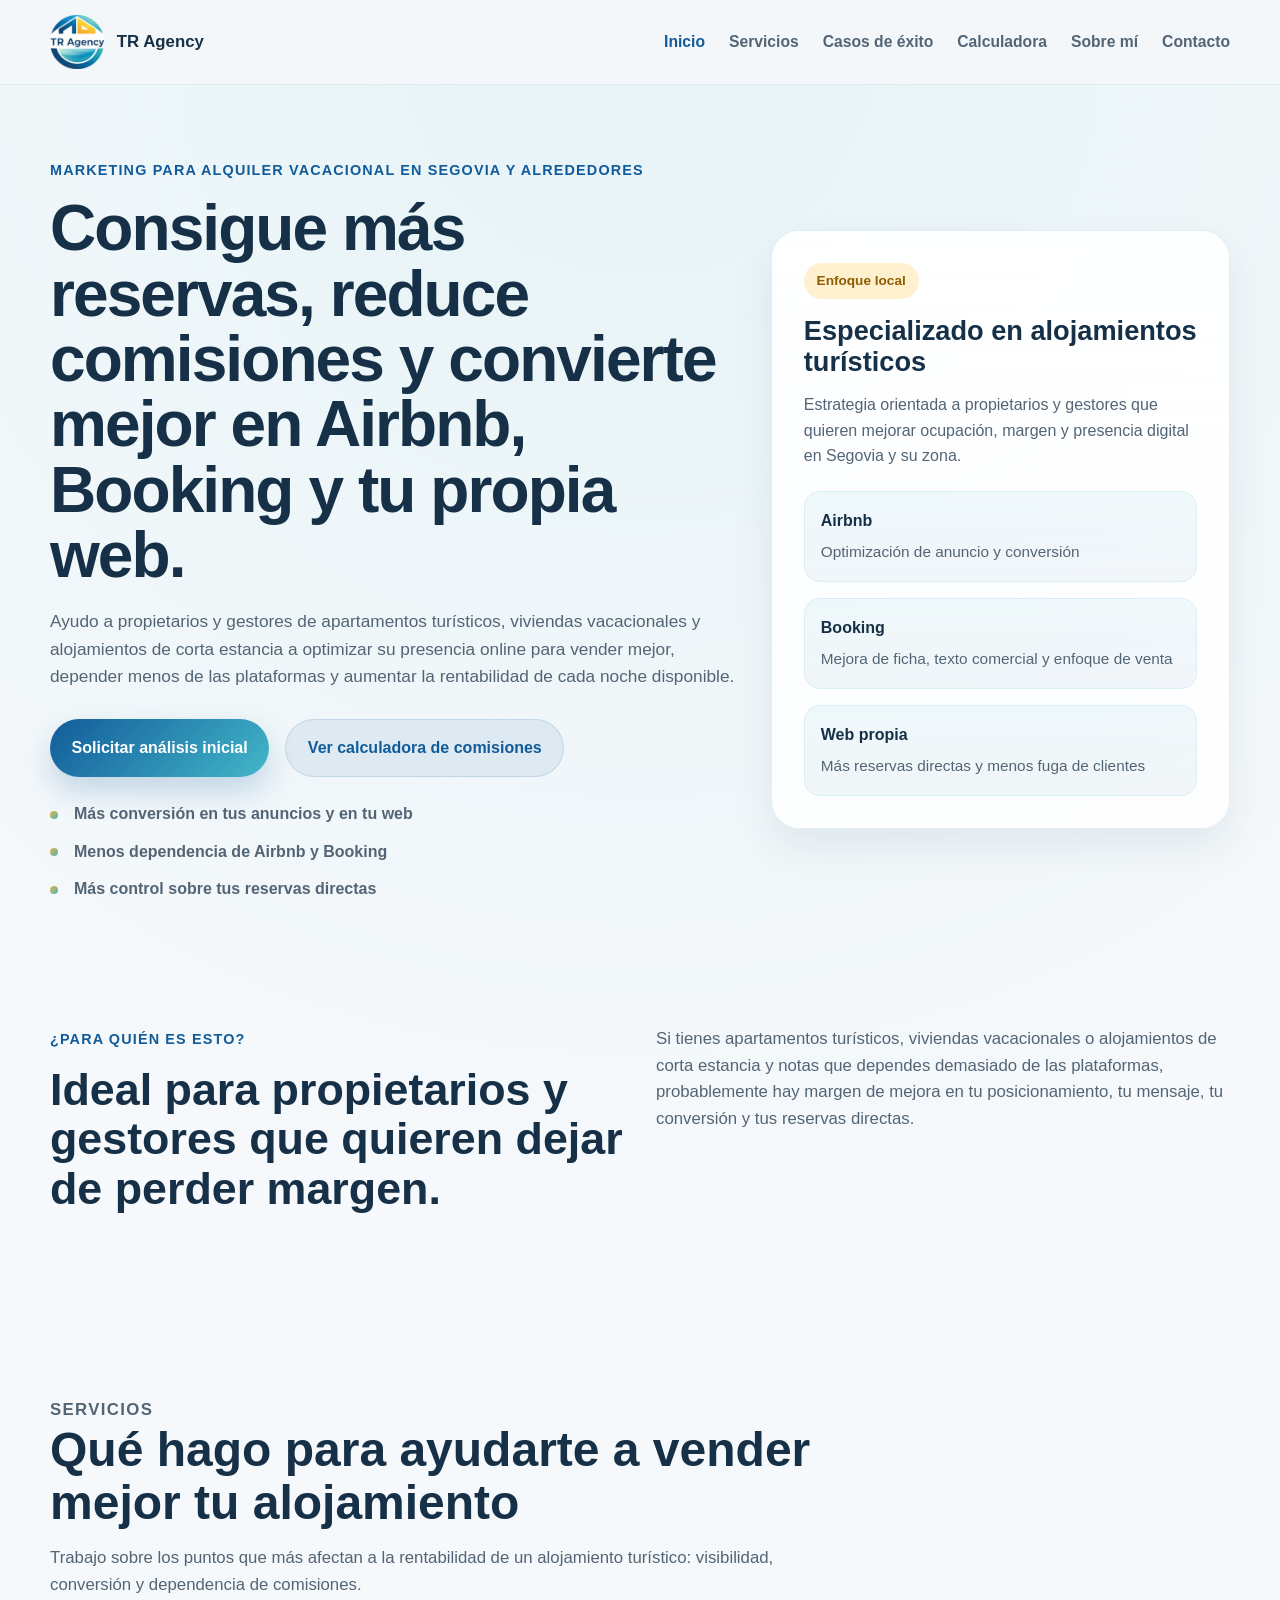
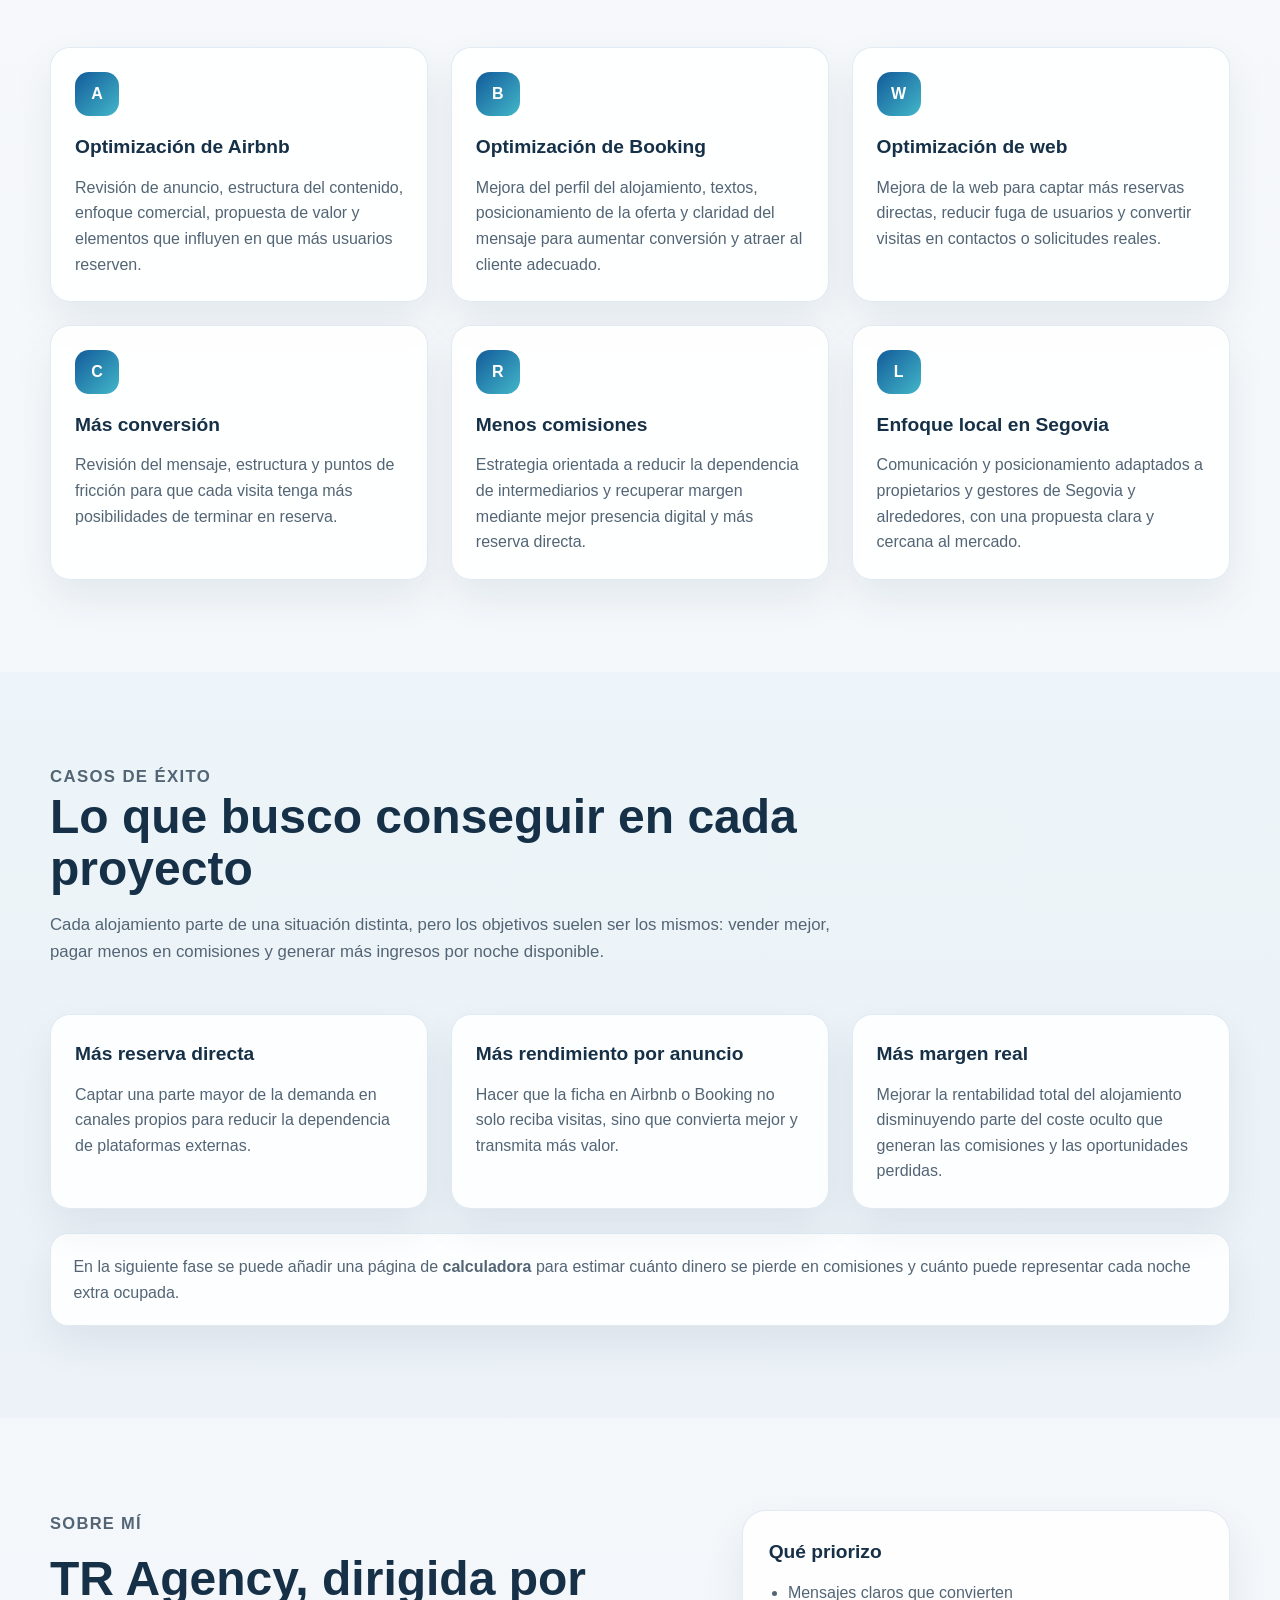
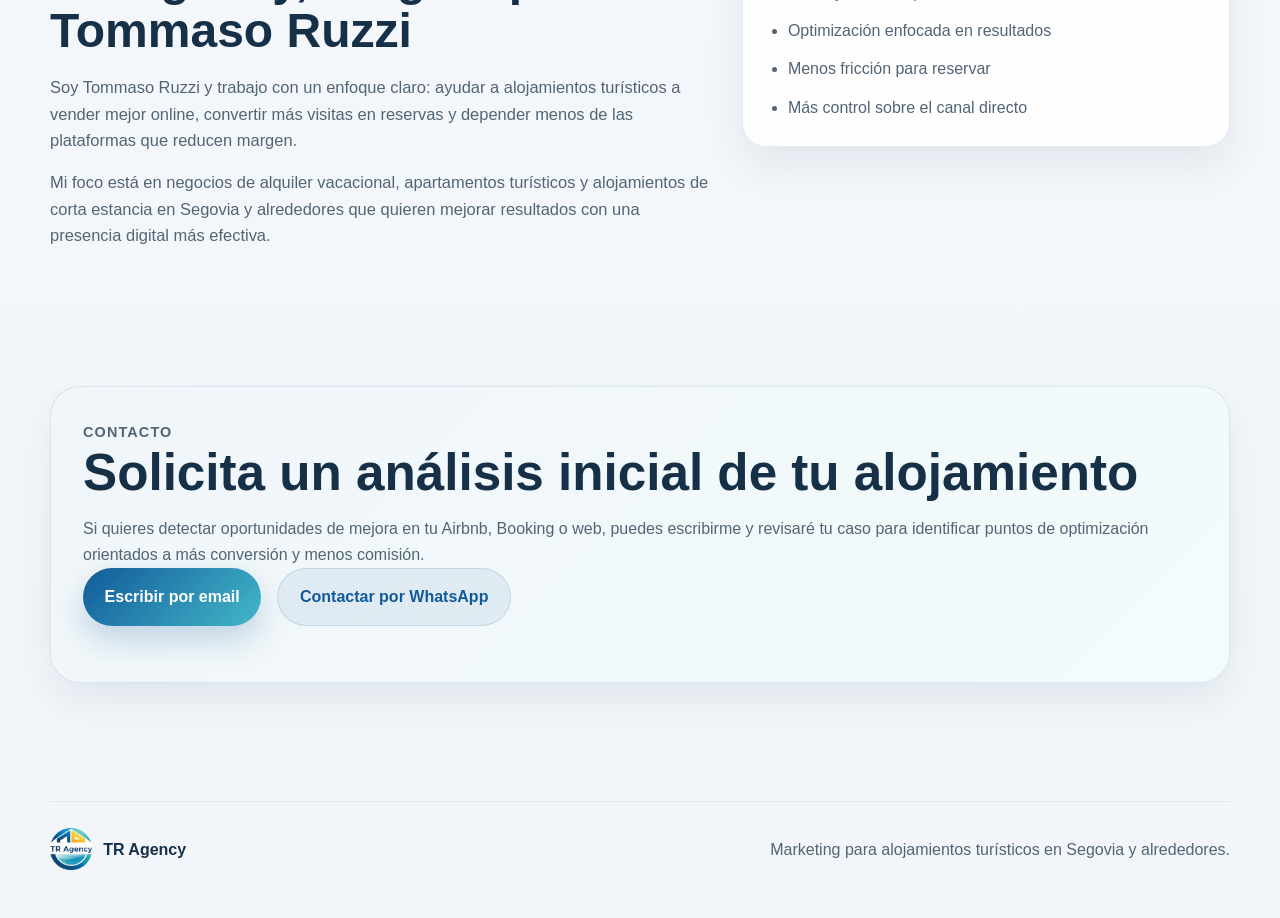
<file: index.html>
<!DOCTYPE html>
<html lang="es">
<head>
  <meta charset="UTF-8" />
  <meta name="viewport" content="width=device-width, initial-scale=1.0" />
  <title>TR Agency | Más reservas directas, menos comisiones</title>
  <meta
    name="description"
    content="TR Agency ayuda a propietarios y gestores de alojamientos turísticos en Segovia y alrededores a conseguir más reservas, reducir comisiones y mejorar su presencia en Airbnb, Booking y su web."
  />
  <link rel="stylesheet" href="style.css" />
</head>
<body>
  <header class="site-header">
    <div class="container nav">
      <a href="#inicio" class="brand" aria-label="TR Agency">
        <img src="/images/logo.png" alt="Logo TR Agency" class="brand-logo" />
        <span class="brand-text">TR Agency</span>
      </a>

      <button class="nav-toggle" aria-label="Abrir menú" aria-expanded="false">
        <span></span>
        <span></span>
        <span></span>
      </button>

      <nav class="nav-menu">
        <a href="#inicio">Inicio</a>
        <a href="#servicios">Servicios</a>
        <a href="#casos-exito">Casos de éxito</a>
        <a href="calculadora.html">Calculadora</a>
        <a href="#sobre-mi">Sobre mí</a>
        <a href="#contacto">Contacto</a>
      </nav>
    </div>
  </header>

  <main>
    <section class="hero section" id="inicio">
      <div class="container hero-grid">
        <div class="hero-content">
          <p class="eyebrow">Marketing para alquiler vacacional en Segovia y alrededores</p>
          <h1>
            Consigue más reservas, reduce comisiones y convierte mejor en
            Airbnb, Booking y tu propia web.
          </h1>
          <p class="hero-text">
            Ayudo a propietarios y gestores de apartamentos turísticos, viviendas
            vacacionales y alojamientos de corta estancia a optimizar su
            presencia online para vender mejor, depender menos de las plataformas
            y aumentar la rentabilidad de cada noche disponible.
          </p>

          <div class="hero-actions">
            <a class="btn btn-primary" href="#contacto">Solicitar análisis inicial</a>
            <a
              class="btn btn-secondary"
              href="calculadora.html"
            >
              Ver calculadora de comisiones
            </a>
          </div>

          <ul class="hero-points">
            <li>Más conversión en tus anuncios y en tu web</li>
            <li>Menos dependencia de Airbnb y Booking</li>
            <li>Más control sobre tus reservas directas</li>
          </ul>
        </div>

        <div class="hero-card">
          <div class="card-highlight">
            <span class="badge">Enfoque local</span>
            <h2>Especializado en alojamientos turísticos</h2>
            <p>
              Estrategia orientada a propietarios y gestores que quieren mejorar
              ocupación, margen y presencia digital en Segovia y su zona.
            </p>
            <div class="metric-list">
              <div class="metric">
                <strong>Airbnb</strong>
                <span>Optimización de anuncio y conversión</span>
              </div>
              <div class="metric">
                <strong>Booking</strong>
                <span>Mejora de ficha, texto comercial y enfoque de venta</span>
              </div>
              <div class="metric">
                <strong>Web propia</strong>
                <span>Más reservas directas y menos fuga de clientes</span>
              </div>
            </div>
          </div>
        </div>
      </div>
    </section>

    <section class="section trust-strip">
      <div class="container trust-grid">
        <div>
          <p class="mini-label">¿Para quién es esto?</p>
          <h2>Ideal para propietarios y gestores que quieren dejar de perder margen.</h2>
        </div>
        <div class="trust-copy">
          <p>
            Si tienes apartamentos turísticos, viviendas vacacionales o alojamientos
            de corta estancia y notas que dependes demasiado de las plataformas,
            probablemente hay margen de mejora en tu posicionamiento, tu mensaje,
            tu conversión y tus reservas directas.
          </p>
        </div>
      </div>
    </section>

    <section class="section" id="servicios">
      <div class="container">
        <div class="section-heading">
          <p class="eyebrow">Servicios</p>
          <h2>Qué hago para ayudarte a vender mejor tu alojamiento</h2>
          <p>
            Trabajo sobre los puntos que más afectan a la rentabilidad de un
            alojamiento turístico: visibilidad, conversión y dependencia de
            comisiones.
          </p>
        </div>

        <div class="services-grid">
          <article class="service-card">
            <div class="service-icon">A</div>
            <h3>Optimización de Airbnb</h3>
            <p>
              Revisión de anuncio, estructura del contenido, enfoque comercial,
              propuesta de valor y elementos que influyen en que más usuarios
              reserven.
            </p>
          </article>

          <article class="service-card">
            <div class="service-icon">B</div>
            <h3>Optimización de Booking</h3>
            <p>
              Mejora del perfil del alojamiento, textos, posicionamiento de la
              oferta y claridad del mensaje para aumentar conversión y atraer al
              cliente adecuado.
            </p>
          </article>

          <article class="service-card">
            <div class="service-icon">W</div>
            <h3>Optimización de web</h3>
            <p>
              Mejora de la web para captar más reservas directas, reducir fuga de
              usuarios y convertir visitas en contactos o solicitudes reales.
            </p>
          </article>

          <article class="service-card">
            <div class="service-icon">C</div>
            <h3>Más conversión</h3>
            <p>
              Revisión del mensaje, estructura y puntos de fricción para que
              cada visita tenga más posibilidades de terminar en reserva.
            </p>
          </article>

          <article class="service-card">
            <div class="service-icon">R</div>
            <h3>Menos comisiones</h3>
            <p>
              Estrategia orientada a reducir la dependencia de intermediarios y
              recuperar margen mediante mejor presencia digital y más reserva directa.
            </p>
          </article>

          <article class="service-card">
            <div class="service-icon">L</div>
            <h3>Enfoque local en Segovia</h3>
            <p>
              Comunicación y posicionamiento adaptados a propietarios y gestores
              de Segovia y alrededores, con una propuesta clara y cercana al mercado.
            </p>
          </article>
        </div>
      </div>
    </section>

    <section class="section section-alt" id="casos-exito">
      <div class="container">
        <div class="section-heading">
          <p class="eyebrow">Casos de éxito</p>
          <h2>Lo que busco conseguir en cada proyecto</h2>
          <p>
            Cada alojamiento parte de una situación distinta, pero los objetivos
            suelen ser los mismos: vender mejor, pagar menos en comisiones y
            generar más ingresos por noche disponible.
          </p>
        </div>

        <div class="results-grid">
          <article class="result-card">
            <h3>Más reserva directa</h3>
            <p>
              Captar una parte mayor de la demanda en canales propios para reducir
              la dependencia de plataformas externas.
            </p>
          </article>

          <article class="result-card">
            <h3>Más rendimiento por anuncio</h3>
            <p>
              Hacer que la ficha en Airbnb o Booking no solo reciba visitas, sino
              que convierta mejor y transmita más valor.
            </p>
          </article>

          <article class="result-card">
            <h3>Más margen real</h3>
            <p>
              Mejorar la rentabilidad total del alojamiento disminuyendo parte
              del coste oculto que generan las comisiones y las oportunidades perdidas.
            </p>
          </article>
        </div>

        <div class="note-box">
          <p>
            En la siguiente fase se puede añadir una página de <strong>calculadora</strong>
            para estimar cuánto dinero se pierde en comisiones y cuánto puede
            representar cada noche extra ocupada.
          </p>
        </div>
      </div>
    </section>

    <section class="section" id="sobre-mi">
      <div class="container about-grid">
        <div>
          <p class="eyebrow">Sobre mí</p>
          <h2>TR Agency, dirigida por Tommaso Ruzzi</h2>
          <p>
            Soy Tommaso Ruzzi y trabajo con un enfoque claro: ayudar a alojamientos
            turísticos a vender mejor online, convertir más visitas en reservas y
            depender menos de las plataformas que reducen margen.
          </p>
          <p>
            Mi foco está en negocios de alquiler vacacional, apartamentos turísticos
            y alojamientos de corta estancia en Segovia y alrededores que quieren
            mejorar resultados con una presencia digital más efectiva.
          </p>
        </div>

        <div class="about-card">
          <h3>Qué priorizo</h3>
          <ul>
            <li>Mensajes claros que convierten</li>
            <li>Optimización enfocada en resultados</li>
            <li>Menos fricción para reservar</li>
            <li>Más control sobre el canal directo</li>
          </ul>
        </div>
      </div>
    </section>

    <section class="section cta-section" id="contacto">
      <div class="container cta-box">
        <p class="eyebrow">Contacto</p>
        <h2>Solicita un análisis inicial de tu alojamiento</h2>
        <p>
          Si quieres detectar oportunidades de mejora en tu Airbnb, Booking o web,
          puedes escribirme y revisaré tu caso para identificar puntos de optimización
          orientados a más conversión y menos comisión.
        </p>

        <div class="cta-actions">
          <a class="btn btn-primary" href="mailto:thomas.ruzzi@outlook.com?subject=Consulta%20TR%20Agency">
            Escribir por email
          </a>
          <a
            class="btn btn-secondary"
            href="https://wa.me/393396379074?text=Hola%20Tommaso,%20quiero%20informaci%C3%B3n%20sobre%20c%C3%B3mo%20mejorar%20las%20reservas%20de%20mi%20alojamiento."
            target="_blank"
            rel="noopener noreferrer"
          >
            Contactar por WhatsApp
          </a>
        </div>
      </div>
    </section>
  </main>

  <footer class="site-footer">
    <div class="container footer-inner">
      <div class="footer-brand">
        <img src="/images/logo.png" alt="Logo TR Agency" class="footer-logo" />
        <span>TR Agency</span>
      </div>
      <p>Marketing para alojamientos turísticos en Segovia y alrededores.</p>
    </div>
  </footer>

  <script src="script.js"></script>
</body>
</html>
</file>
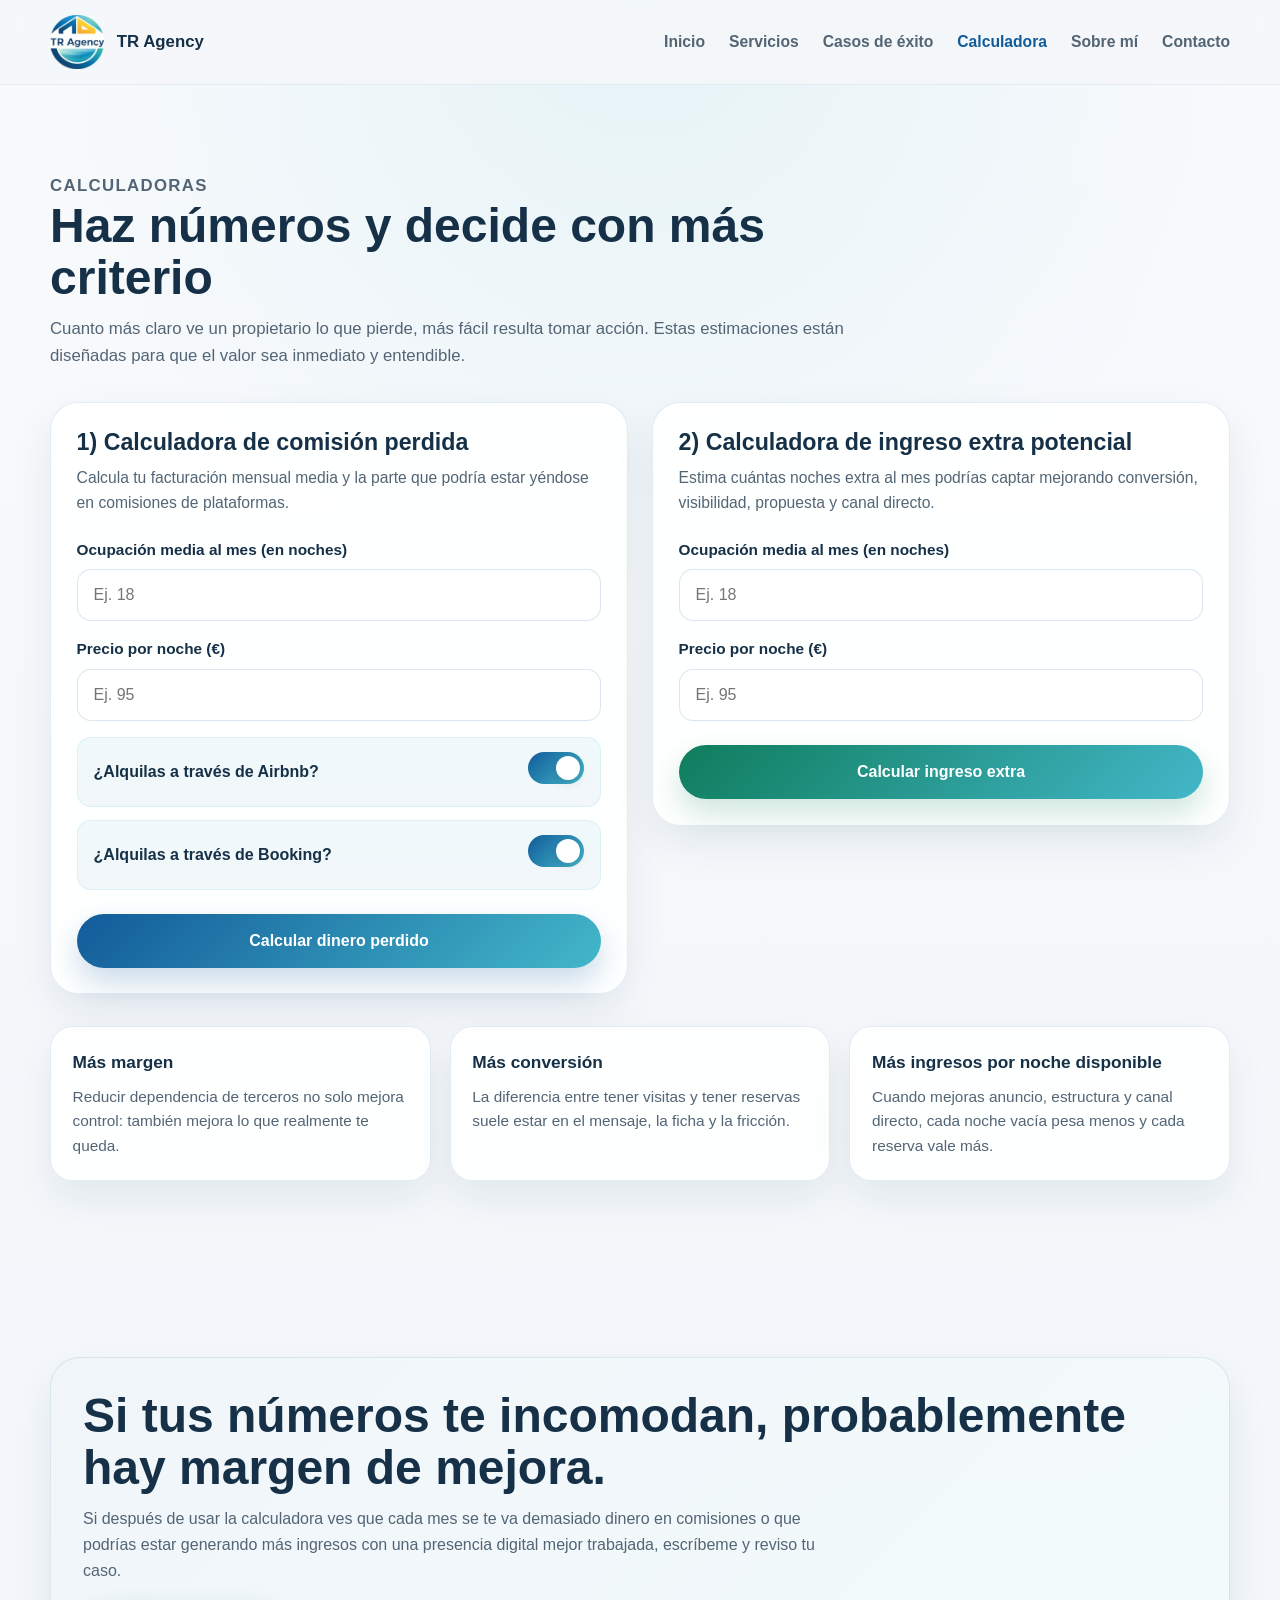
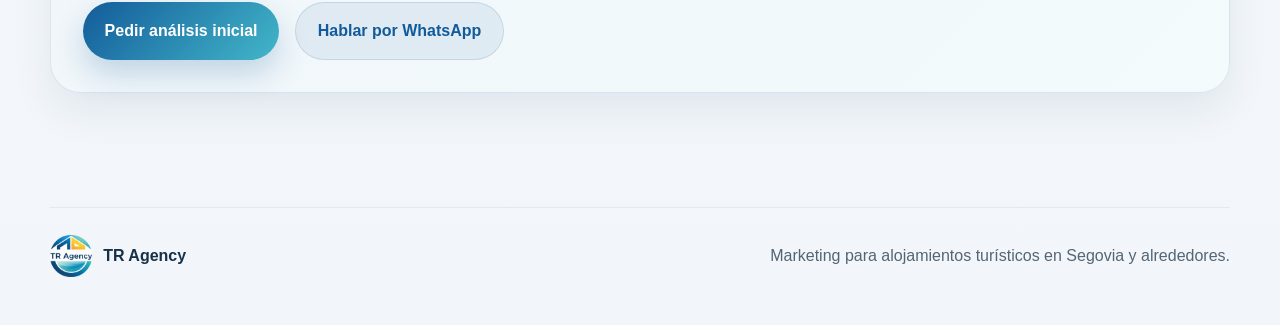
<file: calculadora.html>
<!DOCTYPE html>
<html lang="es">
<head>
  <meta charset="UTF-8" />
  <meta name="viewport" content="width=device-width, initial-scale=1.0" />
  <title>Calculadora | TR Agency</title>
  <meta
    name="description"
    content="Calcula cuánto pierdes en comisiones y cuánto podrías ganar con más reservas en tu alojamiento turístico."
  />
  <style>
    :root {
      --bg: #f5f7fa;
      --surface: #ffffff;
      --surface-alt: #eef4f8;
      --text: #163047;
      --text-soft: #536575;
      --primary: #125b9a;
      --primary-dark: #0d4777;
      --secondary: #43b7c9;
      --accent: #f0b43a;
      --accent-soft: #fff1cf;
      --border: rgba(18, 91, 154, 0.12);
      --shadow: 0 18px 40px rgba(18, 48, 71, 0.08);
      --radius: 20px;
      --container: 1180px;
      --danger: #c25a1f;
      --success: #0f7d5c;
    }

    * {
      box-sizing: border-box;
    }

    html {
      scroll-behavior: smooth;
    }

    body {
      margin: 0;
      font-family: Arial, Helvetica, sans-serif;
      background:
        radial-gradient(circle at top, rgba(67, 183, 201, 0.10), transparent 30%),
        linear-gradient(180deg, #f8fafc 0%, #f2f6fa 100%);
      color: var(--text);
      line-height: 1.6;
    }

    a {
      color: inherit;
      text-decoration: none;
    }

    .container {
      width: min(calc(100% - 2rem), var(--container));
      margin: 0 auto;
    }

    .site-header {
      position: sticky;
      top: 0;
      z-index: 1000;
      backdrop-filter: blur(14px);
      background: rgba(245, 247, 250, 0.85);
      border-bottom: 1px solid rgba(18, 91, 154, 0.08);
    }

    .nav {
      display: flex;
      align-items: center;
      justify-content: space-between;
      min-height: 84px;
      gap: 1rem;
    }

    .brand {
      display: inline-flex;
      align-items: center;
      gap: 0.8rem;
      font-weight: 700;
      color: var(--text);
    }

    .brand-logo {
      width: 54px;
      height: 54px;
      object-fit: contain;
    }

    .brand-text {
      font-size: 1.05rem;
    }

    .nav-menu {
      display: flex;
      align-items: center;
      gap: 1.5rem;
    }

    .nav-menu a {
      font-size: 0.98rem;
      font-weight: 600;
      color: var(--text-soft);
      transition: color 0.2s ease;
    }

    .nav-menu a:hover,
    .nav-menu a.active {
      color: var(--primary);
    }

    .nav-toggle {
      display: none;
      width: 48px;
      height: 48px;
      border: 1px solid var(--border);
      background: var(--surface);
      border-radius: 12px;
      padding: 0;
      cursor: pointer;
    }

    .nav-toggle span {
      display: block;
      width: 20px;
      height: 2px;
      background: var(--text);
      margin: 4px auto;
      border-radius: 99px;
    }

    .section {
      padding: 88px 0;
    }

    .hero {
      padding-top: 72px;
      padding-bottom: 48px;
    }

    .eyebrow {
      display: inline-block;
      margin: 0 0 0.9rem;
      font-size: 0.9rem;
      font-weight: 700;
      letter-spacing: 0.08em;
      text-transform: uppercase;
      color: var(--primary);
    }

    .hero-grid {
      display: grid;
      grid-template-columns: 1.1fr 0.9fr;
      gap: 2rem;
      align-items: center;
    }

    .hero h1 {
      margin: 0 0 1rem;
      font-size: clamp(2.4rem, 5vw, 4.2rem);
      line-height: 1.02;
      letter-spacing: -0.03em;
      max-width: 900px;
    }

    .hero p {
      margin: 0 0 1.25rem;
      color: var(--text-soft);
      font-size: 1.08rem;
      max-width: 760px;
    }

    .hero-card,
    .calc-card,
    .result-box,
    .info-card,
    .cta-box {
      background: rgba(255, 255, 255, 0.9);
      border: 1px solid var(--border);
      box-shadow: var(--shadow);
    }

    .hero-card {
      border-radius: 28px;
      padding: 2rem;
    }

    .hero-card h2 {
      margin: 0 0 0.75rem;
      font-size: 1.55rem;
      line-height: 1.15;
    }

    .hero-card p {
      margin: 0;
      color: var(--text-soft);
      font-size: 1rem;
    }

    .hero-list {
      list-style: none;
      padding: 0;
      margin: 1.2rem 0 0;
      display: grid;
      gap: 0.9rem;
    }

    .hero-list li {
      padding-left: 1.4rem;
      position: relative;
      color: var(--text-soft);
      font-weight: 600;
    }

    .hero-list li::before {
      content: "";
      position: absolute;
      left: 0;
      top: 0.62rem;
      width: 8px;
      height: 8px;
      border-radius: 50%;
      background: linear-gradient(135deg, var(--accent), var(--secondary));
    }

    .section-heading {
      max-width: 820px;
      margin-bottom: 2rem;
    }

    .section-heading h2 {
      margin: 0 0 0.8rem;
      font-size: clamp(2rem, 4vw, 3rem);
      line-height: 1.08;
    }

    .section-heading p {
      margin: 0;
      color: var(--text-soft);
      font-size: 1.05rem;
    }

    .calc-grid {
      display: grid;
      grid-template-columns: repeat(2, minmax(0, 1fr));
      gap: 1.5rem;
      align-items: start;
    }

    .calc-card {
      width: 100%;
      border-radius: 28px;
      padding: 1.6rem;
    }

    .calc-card h3 {
      margin: 0 0 0.6rem;
      font-size: 1.45rem;
      line-height: 1.15;
    }

    .calc-card .subtext {
      margin: 0 0 1.4rem;
      color: var(--text-soft);
      font-size: 0.98rem;
    }

    .form-group {
      margin-bottom: 1rem;
    }

    label {
      display: block;
      margin-bottom: 0.45rem;
      font-size: 0.96rem;
      font-weight: 700;
      color: var(--text);
    }

    input[type="number"],
    select {
      width: 100%;
      min-height: 52px;
      padding: 0.9rem 1rem;
      border-radius: 14px;
      border: 1px solid rgba(18, 91, 154, 0.15);
      background: #fff;
      color: var(--text);
      font-size: 1rem;
      outline: none;
      transition: border-color 0.2s ease, box-shadow 0.2s ease;
    }

    input[type="number"]:focus,
    select:focus {
      border-color: var(--secondary);
      box-shadow: 0 0 0 4px rgba(67, 183, 201, 0.12);
    }

    .toggle-row {
      display: grid;
      gap: 0.8rem;
      margin-bottom: 1rem;
    }

    .toggle-item {
      display: flex;
      align-items: center;
      justify-content: space-between;
      gap: 1rem;
      padding: 0.9rem 1rem;
      border-radius: 14px;
      background: linear-gradient(180deg, rgba(67, 183, 201, 0.08), rgba(18, 91, 154, 0.05));
      border: 1px solid rgba(67, 183, 201, 0.12);
    }

    .toggle-item span {
      font-weight: 700;
      color: var(--text);
    }

    .switch {
      position: relative;
      width: 56px;
      height: 32px;
      flex-shrink: 0;
    }

    .switch input {
      opacity: 0;
      width: 0;
      height: 0;
    }

    .slider {
      position: absolute;
      inset: 0;
      cursor: pointer;
      background: #ccd8e2;
      border-radius: 999px;
      transition: 0.25s ease;
    }

    .slider::before {
      content: "";
      position: absolute;
      width: 24px;
      height: 24px;
      left: 4px;
      top: 4px;
      background: #fff;
      border-radius: 50%;
      transition: 0.25s ease;
      box-shadow: 0 3px 10px rgba(0,0,0,0.12);
    }

    .switch input:checked + .slider {
      background: linear-gradient(135deg, var(--primary), var(--secondary));
    }

    .switch input:checked + .slider::before {
      transform: translateX(24px);
    }

    .btn {
      width: 100%;
      display: inline-flex;
      align-items: center;
      justify-content: center;
      min-height: 54px;
      padding: 0.95rem 1.35rem;
      border-radius: 999px;
      border: none;
      cursor: pointer;
      font-weight: 700;
      font-size: 1rem;
      transition: transform 0.2s ease, box-shadow 0.2s ease;
      margin-top: 0.5rem;
    }

    .btn:hover {
      transform: translateY(-1px);
    }

    .btn-primary {
      color: #fff;
      background: linear-gradient(135deg, var(--primary), var(--secondary));
      box-shadow: 0 14px 30px rgba(18, 91, 154, 0.22);
    }

    .btn-secondary {
      color: #fff;
      background: linear-gradient(135deg, #0f7d5c, #43b7c9);
      box-shadow: 0 14px 30px rgba(15, 125, 92, 0.2);
    }

    .result-box {
      border-radius: 20px;
      padding: 1.1rem 1.15rem;
      margin-top: 1.1rem;
      background:
        linear-gradient(135deg, rgba(240, 180, 58, 0.08), rgba(67, 183, 201, 0.06)),
        rgba(255,255,255,0.92);
    }

    .result-top {
      display: grid;
      grid-template-columns: repeat(2, 1fr);
      gap: 0.9rem;
      margin-bottom: 0.9rem;
    }

    .mini-stat {
      padding: 0.9rem;
      border-radius: 14px;
      background: rgba(18, 91, 154, 0.05);
      border: 1px solid rgba(18, 91, 154, 0.08);
    }

    .mini-stat small {
      display: block;
      font-size: 0.82rem;
      color: var(--text-soft);
      margin-bottom: 0.25rem;
    }

    .mini-stat strong {
      font-size: 1.15rem;
      color: var(--text);
    }

    .result-copy {
      margin: 0;
      font-size: 1.04rem;
      color: var(--text);
      font-weight: 700;
    }

    .result-copy .danger {
      color: var(--danger);
    }

    .result-copy .success {
      color: var(--success);
    }

    .microcopy {
      margin-top: 0.8rem;
      font-size: 0.9rem;
      color: var(--text-soft);
    }

    .info-grid {
      display: grid;
      grid-template-columns: repeat(3, 1fr);
      gap: 1.2rem;
      margin-top: 2rem;
    }

    .info-card {
      border-radius: 22px;
      padding: 1.35rem;
    }

    .info-card h4 {
      margin: 0 0 0.5rem;
      font-size: 1.08rem;
    }

    .info-card p {
      margin: 0;
      color: var(--text-soft);
      font-size: 0.96rem;
    }

    .cta-box {
      border-radius: 30px;
      padding: 2rem;
      text-align: left;
      background:
        linear-gradient(135deg, rgba(18, 91, 154, 0.06), rgba(67, 183, 201, 0.06)),
        rgba(255, 255, 255, 0.92);
    }

    .cta-box h2 {
      margin: 0 0 0.8rem;
      font-size: clamp(2rem, 4vw, 3rem);
      line-height: 1.08;
    }

    .cta-box p {
      margin: 0 0 1.2rem;
      color: var(--text-soft);
      max-width: 760px;
    }

    .cta-actions {
      display: flex;
      flex-wrap: wrap;
      gap: 1rem;
    }

    .cta-link {
      display: inline-flex;
      align-items: center;
      justify-content: center;
      min-height: 52px;
      padding: 0.95rem 1.35rem;
      border-radius: 999px;
      font-weight: 700;
      transition: transform 0.2s ease, box-shadow 0.2s ease;
    }

    .cta-link:hover {
      transform: translateY(-1px);
    }

    .cta-link.primary {
      color: #fff;
      background: linear-gradient(135deg, var(--primary), var(--secondary));
      box-shadow: 0 14px 30px rgba(18, 91, 154, 0.22);
    }

    .cta-link.secondary {
      color: var(--primary);
      background: rgba(18, 91, 154, 0.08);
      border: 1px solid rgba(18, 91, 154, 0.14);
    }

    .site-footer {
      padding: 26px 0 40px;
    }

    .footer-inner {
      display: flex;
      flex-wrap: wrap;
      justify-content: space-between;
      gap: 1rem;
      align-items: center;
      color: var(--text-soft);
      border-top: 1px solid rgba(18, 91, 154, 0.08);
      padding-top: 1.2rem;
    }

    .footer-brand {
      display: inline-flex;
      align-items: center;
      gap: 0.7rem;
      font-weight: 700;
      color: var(--text);
    }

    .footer-logo {
      width: 42px;
      height: 42px;
      object-fit: contain;
    }

    @media (max-width: 980px) {
      .hero-grid,
      .calc-grid,
      .info-grid {
        grid-template-columns: 1fr;
      }

      .nav-toggle {
        display: inline-block;
      }

      .nav-menu {
        position: absolute;
        top: 84px;
        left: 1rem;
        right: 1rem;
        display: none;
        flex-direction: column;
        align-items: flex-start;
        padding: 1rem;
        border-radius: 18px;
        background: rgba(255, 255, 255, 0.97);
        border: 1px solid var(--border);
        box-shadow: var(--shadow);
      }

      .nav-menu.open {
        display: flex;
      }

      .nav-menu a {
        width: 100%;
        padding: 0.5rem 0;
      }
    }

    @media (max-width: 640px) {
      .container {
        width: min(calc(100% - 1.25rem), var(--container));
      }

      .brand-text {
        display: none;
      }

      .hero h1 {
        font-size: 2.35rem;
      }

      .result-top {
        grid-template-columns: 1fr;
      }

      .cta-link {
        width: 100%;
      }
      @media (max-width: 980px) {
  .hero-grid,
  .calc-grid,
  .info-grid {
    grid-template-columns: 1fr;
  }
}
    }
  </style>
</head>
<body>
  <header class="site-header">
    <div class="container nav">
      <a href="index.html" class="brand" aria-label="TR Agency">
        <img src="images/logo.png" alt="Logo TR Agency" class="brand-logo" />
        <span class="brand-text">TR Agency</span>
      </a>

      <button class="nav-toggle" aria-label="Abrir menú" aria-expanded="false">
        <span></span>
        <span></span>
        <span></span>
      </button>

      <nav class="nav-menu">
        <a href="index.html#inicio">Inicio</a>
        <a href="index.html#servicios">Servicios</a>
        <a href="index.html#casos-exito">Casos de éxito</a>
        <a href="calculadora.html" class="active">Calculadora</a>
        <a href="index.html#sobre-mi">Sobre mí</a>
        <a href="index.html#contacto">Contacto</a>
      </nav>
    </div>
  </header>

  <main>
   

    <section class="section">
      <div class="container">
        <div class="section-heading">
          <p class="eyebrow">Calculadoras</p>
          <h2>Haz números y decide con más criterio</h2>
          <p>
            Cuanto más claro ve un propietario lo que pierde, más fácil resulta tomar acción.
            Estas estimaciones están diseñadas para que el valor sea inmediato y entendible.
          </p>
        </div>

        <div class="calc-grid">
  <article class="calc-card">
    <h3>1) Calculadora de comisión perdida</h3>
    <p class="subtext">
      Calcula tu facturación mensual media y la parte que podría estar yéndose en comisiones
      de plataformas.
    </p>

    <div class="form-group">
      <label for="ocupacion1">Ocupación media al mes (en noches)</label>
      <input type="number" id="ocupacion1" min="0" max="31" step="1" placeholder="Ej. 18" />
    </div>

    <div class="form-group">
      <label for="precio1">Precio por noche (€)</label>
      <input type="number" id="precio1" min="0" step="0.01" placeholder="Ej. 95" />
    </div>

    <div class="toggle-row">
      <div class="toggle-item">
        <span>¿Alquilas a través de Airbnb?</span>
        <label class="switch">
          <input type="checkbox" id="airbnb1" checked />
          <span class="slider"></span>
        </label>
      </div>

      <div class="toggle-item">
        <span>¿Alquilas a través de Booking?</span>
        <label class="switch">
          <input type="checkbox" id="booking1" checked />
          <span class="slider"></span>
        </label>
      </div>
    </div>

    <button class="btn btn-primary" id="btnComision">Calcular dinero perdido</button>

    <div class="result-box" id="resultadoComision" hidden>
      <div class="result-top">
        <div class="mini-stat">
          <small>Facturación mensual estimada</small>
          <strong id="facturacionMensual">€0</strong>
        </div>
        <div class="mini-stat">
          <small>Comisión mensual estimada</small>
          <strong id="comisionMensual">€0</strong>
        </div>
        <div class="mini-stat">
          <small>Facturación anual estimada</small>
          <strong id="facturacionAnual">€0</strong>
        </div>
        <div class="mini-stat">
          <small>Comisión anual estimada</small>
          <strong id="comisionAnual">€0</strong>
        </div>
      </div>

      <p class="result-copy" id="fraseComision"></p>
      <p class="microcopy">
        Cálculo orientativo usando Airbnb anfitrión estándar al 9% y Booking estimado al 15%.
      </p>
    </div>
  </article>

  <article class="calc-card">
    <h3>2) Calculadora de ingreso extra potencial</h3>
    <p class="subtext">
      Estima cuántas noches extra al mes podrías captar mejorando conversión, visibilidad,
      propuesta y canal directo.
    </p>

    <div class="form-group">
      <label for="ocupacion2">Ocupación media al mes (en noches)</label>
      <input type="number" id="ocupacion2" min="0" max="31" step="1" placeholder="Ej. 18" />
    </div>

    <div class="form-group">
      <label for="precio2">Precio por noche (€)</label>
      <input type="number" id="precio2" min="0" step="0.01" placeholder="Ej. 95" />
    </div>

    <button class="btn btn-secondary" id="btnExtra">Calcular ingreso extra</button>

    <div class="result-box" id="resultadoExtra" hidden>
      <div class="result-top">
        <div class="mini-stat">
          <small>Noches extra estimadas al mes</small>
          <strong id="nochesExtra">0</strong>
        </div>
        <div class="mini-stat">
          <small>Ingreso extra mensual</small>
          <strong id="ingresoExtra">€0</strong>
        </div>
        <div class="mini-stat">
          <small>Noches extra estimadas al año</small>
          <strong id="nochesExtraAnual">0</strong>
        </div>
        <div class="mini-stat">
          <small>Ingreso extra anual</small>
          <strong id="ingresoExtraAnual">€0</strong>
        </div>
      </div>

      <p class="result-copy" id="fraseExtra"></p>
      <p class="microcopy">
        Estimación prudente basada en ocupación actual y margen típico de mejora comercial.
        No es una garantía, pero sí una referencia útil para valorar oportunidad.
      </p>
    </div>
  </article>
</div>
        <div class="info-grid">
          <article class="info-card">
            <h4>Más margen</h4>
            <p>
              Reducir dependencia de terceros no solo mejora control: también mejora lo que realmente te queda.
            </p>
          </article>

          <article class="info-card">
            <h4>Más conversión</h4>
            <p>
              La diferencia entre tener visitas y tener reservas suele estar en el mensaje, la ficha y la fricción.
            </p>
          </article>

          <article class="info-card">
            <h4>Más ingresos por noche disponible</h4>
            <p>
              Cuando mejoras anuncio, estructura y canal directo, cada noche vacía pesa menos y cada reserva vale más.
            </p>
          </article>
        </div>
      </div>
    </section>

    <section class="section">
      <div class="container">
        <div class="cta-box">
          <h2>Si tus números te incomodan, probablemente hay margen de mejora.</h2>
          <p>
            Si después de usar la calculadora ves que cada mes se te va demasiado dinero en comisiones
            o que podrías estar generando más ingresos con una presencia digital mejor trabajada,
            escríbeme y reviso tu caso.
          </p>

          <div class="cta-actions">
            <a
              class="cta-link primary"
              href="mailto:thomas.ruzzi@outlook.com?subject=Quiero%20mejorar%20la%20rentabilidad%20de%20mi%20alojamiento"
            >
              Pedir análisis inicial
            </a>

            <a
              class="cta-link secondary"
              href="https://wa.me/393396379074?text=Hola%20Tommaso,%20he%20usado%20la%20calculadora%20y%20quiero%20ver%20c%C3%B3mo%20mejorar%20la%20rentabilidad%20de%20mi%20alojamiento."
              target="_blank"
              rel="noopener noreferrer"
            >
              Hablar por WhatsApp
            </a>
          </div>
        </div>
      </div>
    </section>
  </main>

  <footer class="site-footer">
    <div class="container footer-inner">
      <div class="footer-brand">
        <img src="images/logo.png" alt="Logo TR Agency" class="footer-logo" />
        <span>TR Agency</span>
      </div>
      <p>Marketing para alojamientos turísticos en Segovia y alrededores.</p>
    </div>
  </footer>

  <script>
    const navToggle = document.querySelector('.nav-toggle');
    const navMenu = document.querySelector('.nav-menu');

    if (navToggle && navMenu) {
      navToggle.addEventListener('click', () => {
        const isOpen = navMenu.classList.toggle('open');
        navToggle.setAttribute('aria-expanded', String(isOpen));
      });
    }

    function formatEuro(value) {
      return new Intl.NumberFormat('es-ES', {
        style: 'currency',
        currency: 'EUR',
        maximumFractionDigits: 2
      }).format(value);
    }

    function clamp(value, min, max) {
      return Math.min(Math.max(value, min), max);
    }

    function getNumber(id) {
      const value = parseFloat(document.getElementById(id).value);
      return Number.isFinite(value) ? value : 0;
    }

    function calcularComision() {
      const ocupacion = getNumber('ocupacion1');
      const precio = getNumber('precio1');
      const usaAirbnb = document.getElementById('airbnb1').checked;
      const usaBooking = document.getElementById('booking1').checked;

      if (ocupacion <= 0 || precio <= 0) {
        alert('Introduce una ocupación media y un precio por noche válidos.');
        return;
      }

      const facturacion = ocupacion * precio;
      const facturacionAnual = facturacion * 12;

      const AIRBNB_RATE = 0.09;
      const BOOKING_RATE = 0.15;

      let comision = 0;
      if (usaAirbnb) comision += facturacion * AIRBNB_RATE;
      if (usaBooking) comision += facturacion * BOOKING_RATE;
      const comisionAnual = comision * 12;

      const resultado = document.getElementById('resultadoComision');
      document.getElementById('facturacionMensual').textContent = formatEuro(facturacion);
      document.getElementById('comisionMensual').textContent = formatEuro(comision);
      document.getElementById('facturacionAnual').textContent = formatEuro(facturacionAnual);
      document.getElementById('comisionAnual').textContent = formatEuro(comisionAnual);
      
      let frase = '';
     if (!usaAirbnb && !usaBooking) {
      frase = 'No has activado ninguna plataforma. Si dependes de canal directo, perfecto; si no, activa Airbnb o Booking para calcular el coste aproximado de esa dependencia.';
    } else if (comision < 150) {
      frase = 'Estás dejando escapar <span class="danger">' + formatEuro(comision) + '</span> al mes, es decir, <span class="danger">' + formatEuro(comisionAnual) + '</span> al año. Puede parecer pequeño al principio, pero acumulado se convierte en una fuga de margen muy seria.';
    } else if (comision < 500) {
      frase = 'Estás perdiendo <span class="danger">' + formatEuro(comision) + '</span> al mes, o lo que es lo mismo, <span class="danger">' + formatEuro(comisionAnual) + '</span> al año. Ese dinero debería quedarse en tu alojamiento, no en comisiones evitables.';
    } else {
      frase = 'Estás perdiendo <span class="danger">' + formatEuro(comision) + '</span> al mes, lo que equivale a <span class="danger">' + formatEuro(comisionAnual) + '</span> al año. Esto ya no es un detalle: es un drenaje real de beneficio. Si no quieres seguir regalando dinero que es tuyo, contáctame.';
    }

      document.getElementById('fraseComision').innerHTML = frase;
      resultado.hidden = false;
    }

    function calcularNochesExtra() {
      const ocupacion = getNumber('ocupacion2');
      const precio = getNumber('precio2');

      if (ocupacion <= 0 || precio <= 0) {
        alert('Introduce una ocupación media y un precio por noche válidos.');
        return;
      }

      const ocupacionAjustada = clamp(ocupacion, 1, 31);
      const occupancyRate = ocupacionAjustada / 30;

      /*
        Heurística prudente:
        - Si la ocupación es baja, hay más margen de mejora comercial.
        - Si ya es alta, el margen sigue existiendo, pero es menor.
        - Ajuste ligero por mercado interior/estacionalidad tipo Segovia.
      */

      let nochesExtraBase = 0;

      if (occupancyRate < 0.35) {
        nochesExtraBase = 4.5;
      } else if (occupancyRate < 0.50) {
        nochesExtraBase = 3.8;
      } else if (occupancyRate < 0.65) {
        nochesExtraBase = 3.0;
      } else if (occupancyRate < 0.80) {
        nochesExtraBase = 2.2;
      } else {
        nochesExtraBase = 1.4;
      }

      // Ajuste suave por ticket medio: anuncios con ADR razonable suelen tener más palanca comercial bien trabajada
      let ajustePrecio = 0;
      if (precio >= 140) ajustePrecio = 0.4;
      else if (precio >= 90) ajustePrecio = 0.2;

      // Ajuste leve para no sobredimensionar
      const nochesExtra = clamp(Math.round((nochesExtraBase + ajustePrecio) * 10) / 10, 1, 6);
      const ingresoExtra = nochesExtra * precio;
      const nochesExtraAnual = nochesExtra * 12;
      const ingresoExtraAnual = ingresoExtra * 12;

      const resultado = document.getElementById('resultadoExtra');
      document.getElementById('nochesExtra').textContent = nochesExtra.toFixed(1).replace('.', ',')
      document.getElementById('ingresoExtra').textContent = formatEuro(ingresoExtra);
      document.getElementById('nochesExtraAnual').textContent = nochesExtraAnual.toFixed(1).replace('.', ',');
      document.getElementById('ingresoExtraAnual').textContent = formatEuro(ingresoExtraAnual);

      let frase = '';
      if (ingresoExtra < 250) {
        frase = 'Podrías ganar <span class="success">' + formatEuro(ingresoExtra) + '</span> más al mes con una mejora comercial bien ejecutada. No parece enorme al verlo una vez, pero acumulado durante el año ya cambia mucho el resultado.';
      } else if (ingresoExtra < 600) {
        frase = 'Podrías ganar <span class="success">' + formatEuro(ingresoExtra) + '</span> más al mes. Son ingresos que hoy probablemente se están perdiendo por conversión mejorable, dependencia de plataforma o una presencia digital poco optimizada. Escríbeme y lo revisamos.';
      } else {
        frase = 'Podrías ganar <span class="success">' + formatEuro(ingresoExtra) + '</span> más al mes, lo que equivale a <span class="success">' + formatEuro(ingresoExtraAnual) + '</span> al año. Son ingresos que hoy pueden estar perdiéndose por una ficha, una web o una estrategia comercial mejorables. Contáctame y revisamos tu caso.';
      }

      document.getElementById('fraseExtra').innerHTML = frase;
      resultado.hidden = false;
    }

    document.getElementById('btnComision').addEventListener('click', calcularComision);
    document.getElementById('btnExtra').addEventListener('click', calcularNochesExtra);
  </script>
</body>
</html>
</file>
<file: style.css>
:root {
  --bg: #f5f7fa;
  --surface: #ffffff;
  --surface-alt: #eef4f8;
  --text: #163047;
  --text-soft: #536575;
  --primary: #125b9a;
  --primary-dark: #0d4777;
  --secondary: #43b7c9;
  --accent: #f0b43a;
  --accent-soft: #fff1cf;
  --border: rgba(18, 91, 154, 0.12);
  --shadow: 0 18px 40px rgba(18, 48, 71, 0.08);
  --radius: 20px;
  --radius-sm: 12px;
  --container: 1180px;
}

* {
  box-sizing: border-box;
}

html {
  scroll-behavior: smooth;
}

body {
  margin: 0;
  font-family: Arial, Helvetica, sans-serif;
  background:
    radial-gradient(circle at top, rgba(67, 183, 201, 0.10), transparent 30%),
    linear-gradient(180deg, #f8fafc 0%, #f2f6fa 100%);
  color: var(--text);
  line-height: 1.6;
}

img {
  max-width: 100%;
  display: block;
}

a {
  color: inherit;
  text-decoration: none;
}

.container {
  width: min(calc(100% - 2rem), var(--container));
  margin: 0 auto;
}

.section {
  padding: 92px 0;
}

.section-alt {
  background: linear-gradient(180deg, rgba(67, 183, 201, 0.05), rgba(18, 91, 154, 0.03));
}

.eyebrow,
.mini-label {
  display: inline-block;
  margin: 0 0 0.9rem;
  font-size: 0.9rem;
  font-weight: 700;
  letter-spacing: 0.08em;
  text-transform: uppercase;
  color: var(--primary);
}

.section-heading {
  max-width: 780px;
  margin-bottom: 3rem;
}

.section-heading h2 {
  margin: 0 0 1rem;
  font-size: clamp(2rem, 4vw, 3rem);
  line-height: 1.1;
}

.section-heading p {
  margin: 0;
  color: var(--text-soft);
  font-size: 1.05rem;
}

.site-header {
  position: sticky;
  top: 0;
  z-index: 1000;
  backdrop-filter: blur(14px);
  background: rgba(245, 247, 250, 0.85);
  border-bottom: 1px solid rgba(18, 91, 154, 0.08);
}

.nav {
  display: flex;
  align-items: center;
  justify-content: space-between;
  min-height: 84px;
  gap: 1rem;
}

.brand {
  display: inline-flex;
  align-items: center;
  gap: 0.8rem;
  font-weight: 700;
  color: var(--text);
}

.brand-logo {
  width: 54px;
  height: 54px;
  object-fit: contain;
}

.brand-text {
  font-size: 1.05rem;
}

.nav-menu {
  display: flex;
  align-items: center;
  gap: 1.5rem;
}

.nav-menu a {
  font-size: 0.98rem;
  font-weight: 600;
  color: var(--text-soft);
  transition: color 0.2s ease;
}

.nav-menu a:hover,
.nav-menu a.active {
  color: var(--primary);
}

.nav-toggle {
  display: none;
  width: 48px;
  height: 48px;
  border: 1px solid var(--border);
  background: var(--surface);
  border-radius: 12px;
  padding: 0;
  cursor: pointer;
}

.nav-toggle span {
  display: block;
  width: 20px;
  height: 2px;
  background: var(--text);
  margin: 4px auto;
  border-radius: 99px;
}

.hero {
  padding-top: 72px;
}

.hero-grid {
  display: grid;
  grid-template-columns: 1.2fr 0.8fr;
  gap: 2rem;
  align-items: center;
}

.hero-content h1 {
  margin: 0 0 1.25rem;
  font-size: clamp(2.4rem, 5vw, 4.5rem);
  line-height: 1.02;
  letter-spacing: -0.03em;
  max-width: 900px;
}

.hero-text {
  margin: 0 0 1.75rem;
  max-width: 720px;
  font-size: 1.08rem;
  color: var(--text-soft);
}

.hero-actions,
.cta-actions {
  display: flex;
  flex-wrap: wrap;
  gap: 1rem;
  margin-bottom: 1.5rem;
}

.btn {
  display: inline-flex;
  align-items: center;
  justify-content: center;
  min-height: 52px;
  padding: 0.95rem 1.35rem;
  border-radius: 999px;
  font-weight: 700;
  transition: transform 0.2s ease, box-shadow 0.2s ease, background 0.2s ease;
}

.btn:hover {
  transform: translateY(-1px);
}

.btn-primary {
  color: #ffffff;
  background: linear-gradient(135deg, var(--primary), var(--secondary));
  box-shadow: 0 14px 30px rgba(18, 91, 154, 0.22);
}

.btn-primary:hover {
  box-shadow: 0 18px 34px rgba(18, 91, 154, 0.28);
}

.btn-secondary {
  color: var(--primary);
  background: rgba(18, 91, 154, 0.08);
  border: 1px solid rgba(18, 91, 154, 0.14);
}

.hero-points {
  list-style: none;
  padding: 0;
  margin: 0;
  display: grid;
  gap: 0.75rem;
}

.hero-points li {
  position: relative;
  padding-left: 1.5rem;
  color: var(--text-soft);
  font-weight: 600;
}

.hero-points li::before {
  content: "";
  position: absolute;
  left: 0;
  top: 0.62rem;
  width: 8px;
  height: 8px;
  border-radius: 50%;
  background: linear-gradient(135deg, var(--accent), var(--secondary));
}

.hero-card {
  position: relative;
}

.card-highlight {
  background: linear-gradient(180deg, rgba(255,255,255,0.92), rgba(255,255,255,0.85));
  border: 1px solid rgba(18, 91, 154, 0.1);
  border-radius: 28px;
  padding: 2rem;
  box-shadow: var(--shadow);
}

.badge {
  display: inline-flex;
  align-items: center;
  padding: 0.45rem 0.8rem;
  border-radius: 999px;
  background: var(--accent-soft);
  color: #8d5c00;
  font-size: 0.85rem;
  font-weight: 700;
  margin-bottom: 1rem;
}

.card-highlight h2 {
  margin: 0 0 0.9rem;
  font-size: 1.7rem;
  line-height: 1.15;
}

.card-highlight p {
  margin: 0 0 1.4rem;
  color: var(--text-soft);
}

.metric-list {
  display: grid;
  gap: 1rem;
}

.metric {
  padding: 1rem;
  border-radius: 16px;
  background: linear-gradient(180deg, rgba(67, 183, 201, 0.08), rgba(18, 91, 154, 0.05));
  border: 1px solid rgba(67, 183, 201, 0.12);
}

.metric strong {
  display: block;
  margin-bottom: 0.35rem;
  font-size: 1rem;
}

.metric span {
  color: var(--text-soft);
  font-size: 0.96rem;
}

.trust-strip {
  padding-top: 32px;
}

.trust-grid {
  display: grid;
  grid-template-columns: 1fr 1fr;
  gap: 2rem;
  align-items: start;
}

.trust-grid h2 {
  margin: 0;
  font-size: clamp(1.8rem, 4vw, 2.8rem);
  line-height: 1.1;
}

.trust-copy p {
  margin: 0;
  color: var(--text-soft);
  font-size: 1.05rem;
}

.services-grid,
.results-grid {
  display: grid;
  grid-template-columns: repeat(3, 1fr);
  gap: 1.4rem;
}

.service-card,
.result-card,
.about-card,
.note-box,
.cta-box {
  background: rgba(255, 255, 255, 0.88);
  border: 1px solid var(--border);
  box-shadow: var(--shadow);
}

.service-card,
.result-card {
  padding: 1.5rem;
  border-radius: var(--radius);
}

.service-icon {
  width: 44px;
  height: 44px;
  display: grid;
  place-items: center;
  margin-bottom: 1rem;
  border-radius: 14px;
  font-weight: 800;
  color: #ffffff;
  background: linear-gradient(135deg, var(--primary), var(--secondary));
}

.service-card h3,
.result-card h3,
.about-card h3 {
  margin: 0 0 0.75rem;
  font-size: 1.2rem;
}

.service-card p,
.result-card p,
.note-box p,
.cta-box p,
.about-grid p {
  margin: 0;
  color: var(--text-soft);
}

.note-box {
  margin-top: 1.5rem;
  padding: 1.25rem 1.4rem;
  border-radius: 18px;
}

.about-grid {
  display: grid;
  grid-template-columns: 1.15fr 0.85fr;
  gap: 2rem;
  align-items: start;
}

.about-grid h2 {
  margin: 0 0 1rem;
  font-size: clamp(2rem, 4vw, 3rem);
  line-height: 1.1;
}

.about-grid p {
  margin-bottom: 1rem;
  font-size: 1.03rem;
}

.about-card {
  padding: 1.6rem;
  border-radius: 24px;
}

.about-card ul {
  margin: 0;
  padding-left: 1.2rem;
  color: var(--text-soft);
}

.about-card li + li {
  margin-top: 0.8rem;
}

.cta-section {
  padding-top: 30px;
}

.cta-box {
  padding: 2rem;
  border-radius: 30px;
  text-align: left;
  background:
    linear-gradient(135deg, rgba(18, 91, 154, 0.06), rgba(67, 183, 201, 0.06)),
    rgba(255, 255, 255, 0.92);
}

.cta-box h2 {
  margin: 0 0 1rem;
  font-size: clamp(2rem, 4vw, 3.2rem);
  line-height: 1.08;
}

.site-footer {
  padding: 26px 0 40px;
}

.footer-inner {
  display: flex;
  flex-wrap: wrap;
  justify-content: space-between;
  gap: 1rem;
  align-items: center;
  color: var(--text-soft);
  border-top: 1px solid rgba(18, 91, 154, 0.08);
  padding-top: 1.2rem;
}

.footer-brand {
  display: inline-flex;
  align-items: center;
  gap: 0.7rem;
  font-weight: 700;
  color: var(--text);
}

.footer-logo {
  width: 42px;
  height: 42px;
  object-fit: contain;
}

.reveal {
  opacity: 0;
  transform: translateY(24px);
  transition: opacity 0.7s ease, transform 0.7s ease;
}

.reveal.visible {
  opacity: 1;
  transform: translateY(0);
}

@media (max-width: 980px) {
  .hero-grid,
  .trust-grid,
  .about-grid,
  .services-grid,
  .results-grid {
    grid-template-columns: 1fr;
  }

  .hero {
    padding-top: 48px;
  }

  .section {
    padding: 72px 0;
  }

  .nav-toggle {
    display: inline-block;
  }

  .nav-menu {
    position: absolute;
    top: 84px;
    left: 1rem;
    right: 1rem;
    display: none;
    flex-direction: column;
    align-items: flex-start;
    padding: 1rem;
    border-radius: 18px;
    background: rgba(255, 255, 255, 0.97);
    border: 1px solid var(--border);
    box-shadow: var(--shadow);
  }

  .nav-menu.open {
    display: flex;
  }

  .nav-menu a {
    width: 100%;
    padding: 0.5rem 0;
  }
}

@media (max-width: 640px) {
  .container {
    width: min(calc(100% - 1.25rem), var(--container));
  }

  .brand-text {
    display: none;
  }

  .hero-content h1 {
    font-size: 2.35rem;
  }

  .btn {
    width: 100%;
  }

  .card-highlight,
  .cta-box,
  .about-card {
    padding: 1.4rem;
  }
}
</file>
